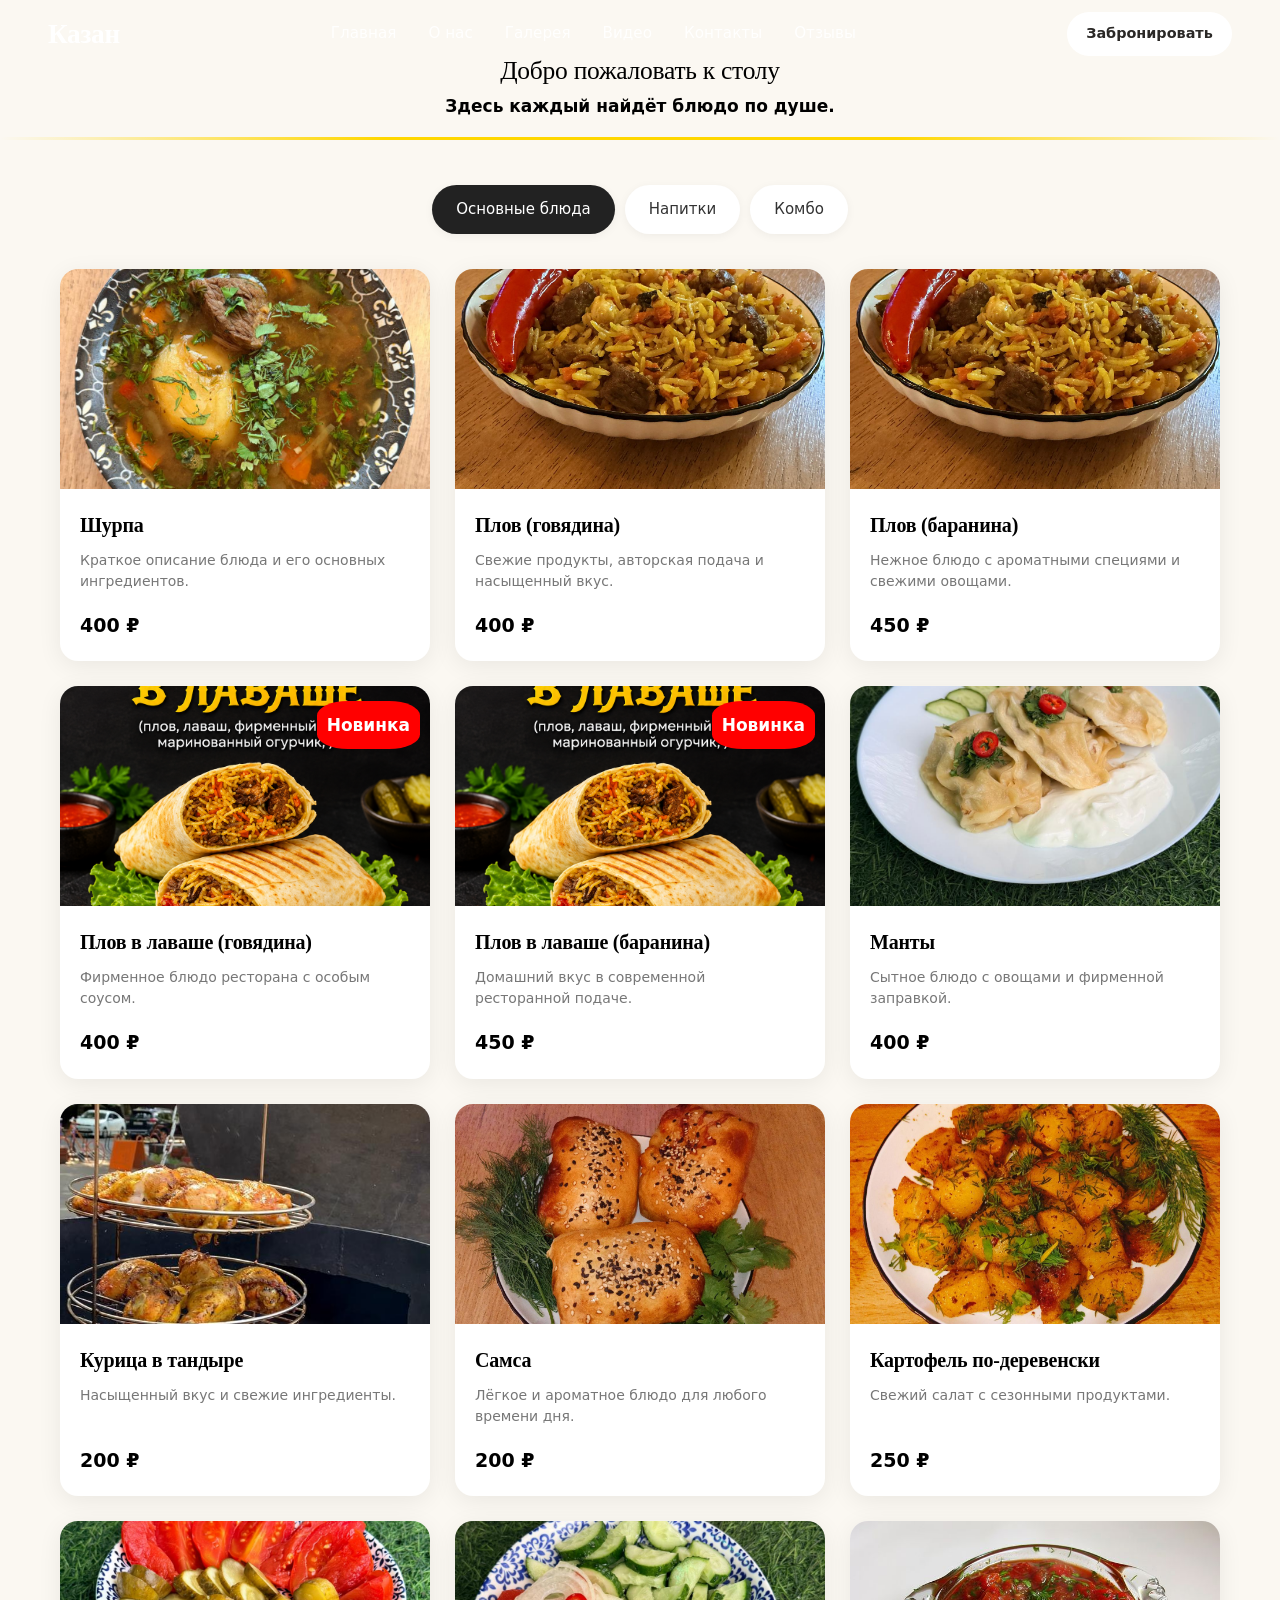
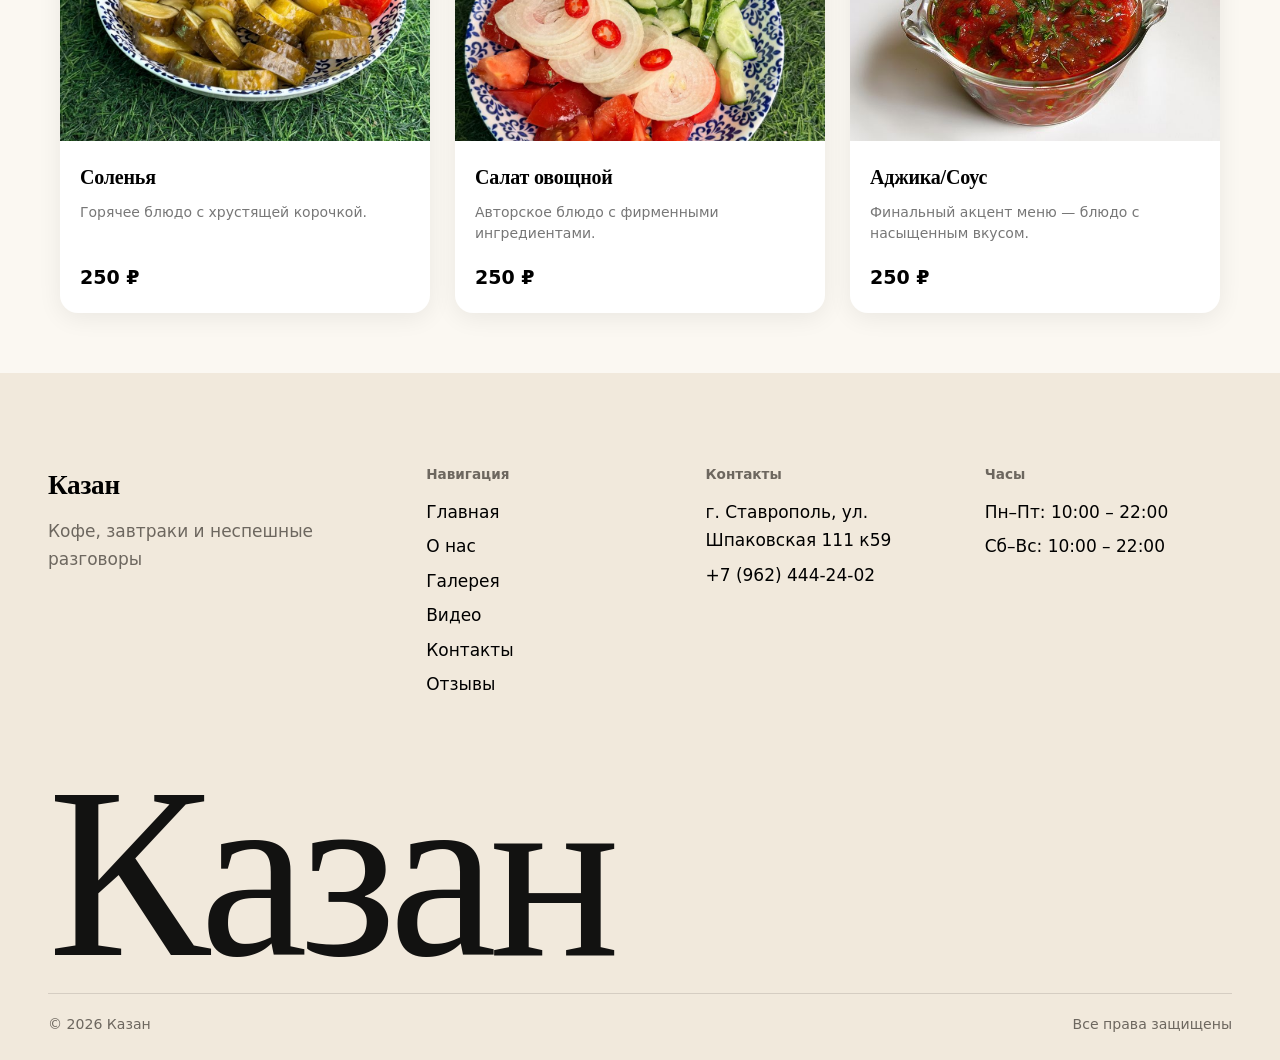
<file: menu.html>
<!DOCTYPE html>
<html lang="ru">
<head>
  <meta charset="UTF-8">
  <meta name="viewport" content="width=device-width, initial-scale=1.0">

  <title>Меню</title>

  <link rel="stylesheet" href="style.css">
</head>

<body>

  <header class="hdr" id="hdr">
    <div class="wrap in">
      <a href="#top" class="logo" id="logo" aria-label="На главную">Казан</a>

      <nav class="nav" id="nav" aria-label="Основная навигация">
        <a href="index.html">Главная</a>
        <a href="index.html#about">О нас</a>
        <a href="index.html#gallery">Галерея</a>
        <a href="index.html#video">Видео</a>
        <a href="index.html#contacts">Контакты</a>
        <a href="index.html#rating">Отзывы</a>
      </nav>

      <a href="#booking" class="btn btn-fill">Забронировать</a>

      <button class="burger" id="burger" aria-label="Открыть меню" aria-expanded="false">
        <span></span>
      </button>
    </div>
  </header>

  <div class="panel" id="panel">
    <nav id="pnav" aria-label="Мобильная навигация">
      <a href="index.html#top" data-close>Главная</a>
      <a href="index.html#about" data-close>О нас</a>
      <a href="index.html#gallery" data-close>Галерея</a>
      <a href="index.html#video" data-close>Видео</a>
      <a href="index.html#contacts" data-close>Контакты</a>
      <a href="index.html#rating" data-close>Отзывы</a>
    </nav>
    <a href="#booking" class="btn btn-fill" data-close>Забронировать столик</a>
  </div>

  <section class="menu-hero">
    <div class="menu-text">
        <h1>Добро пожаловать к столу</h1>
        <p>Здесь каждый найдёт блюдо по душе.</p>
    </div>
  </section>
  <!-- Категории -->

  <nav class="categories">

    <button class="category-btn active" data-section="main">
      Основные блюда
    </button>

    <button class="category-btn" data-section="drinks">
      Напитки
    </button>

    <button class="category-btn" data-section="third">
      Комбо
    </button>

  </nav>


  <!-- ========================= -->
  <!-- ОСНОВНЫЕ БЛЮДА -->
  <!-- ========================= -->

  <main id="main" class="menu-section active">

    <article class="card">

      <img
        class="card-image"
        src="image/blyud+kombo/shurpa.jpeg"
        alt="Блюдо №1"
      >

      <div class="card-content">

        <h2 class="card-title">Шурпа</h2>

        <p class="card-description">
          Краткое описание блюда и его основных ингредиентов.
        </p>

        <div class="card-bottom">
          <span class="price">400 ₽</span>
        </div>

      </div>

    </article>


    <article class="card">

      <img
        class="card-image"
        src="image/blyud+kombo/plov-g,b.jpeg"
        alt="Блюдо №2"
      >

      <div class="card-content">

        <h2 class="card-title">Плов (говядина)</h2>

        <p class="card-description">
          Свежие продукты, авторская подача и насыщенный вкус.
        </p>

        <div class="card-bottom">
          <span class="price">400 ₽</span>
        </div>

      </div>

    </article>


    <article class="card">

      <img
        class="card-image"
        src="image/blyud+kombo/plov-g,b.jpeg"
        alt="Блюдо №3"
      >

      <div class="card-content">

        <h2 class="card-title">Плов (баранина)</h2>

        <p class="card-description">
          Нежное блюдо с ароматными специями и свежими овощами.
        </p>

        <div class="card-bottom">
          <span class="price">450 ₽</span>
        </div>

      </div>

    </article>


    <article class="card">

        <div class="badge">Новинка</div>

      <img
        class="card-image"
        src="image/blyud+kombo/plov-lavash(n).png"
        alt="Блюдо №4"
      >

      <div class="card-content">

        <h2 class="card-title">Плов в лаваше (говядина)</h2>

        <p class="card-description">
          Фирменное блюдо ресторана с особым соусом.
        </p>

        <div class="card-bottom">
          <span class="price">400 ₽</span>
        </div>

      </div>

    </article>


    <article class="card">

        <div class="badge">Новинка</div>

      <img
        class="card-image"
        src="image/blyud+kombo/plov-lavash(n).png"
        alt="Блюдо №5"
      >

      <div class="card-content">

        <h2 class="card-title">Плов в лаваше (баранина)</h2>

        <p class="card-description">
          Домашний вкус в современной ресторанной подаче.
        </p>

        <div class="card-bottom">
          <span class="price">450 ₽</span>
        </div>

      </div>

    </article>


    <article class="card">

      <img
        class="card-image"
        src="image/blyud+kombo/manti.jpeg"
        alt="Блюдо №6"
      >

      <div class="card-content">

        <h2 class="card-title">Манты</h2>

        <p class="card-description">
          Сытное блюдо с овощами и фирменной заправкой.
        </p>

        <div class="card-bottom">
          <span class="price">400 ₽</span>
        </div>

      </div>

    </article>


    <article class="card">

      <img
        class="card-image"
        src="image/blyud+kombo/kurica-v-tandire.jpeg"
        alt="Блюдо №7"
      >

      <div class="card-content">

        <h2 class="card-title">Курица в тандыре</h2>

        <p class="card-description">
          Насыщенный вкус и свежие ингредиенты.
        </p>

        <div class="card-bottom">
          <span class="price">200 ₽</span>
        </div>

      </div>

    </article>


    <article class="card">

      <img
        class="card-image"
        src="image/blyud+kombo/samsa.jpeg"
        alt="Блюдо №8"
      >

      <div class="card-content">

        <h2 class="card-title">Самса</h2>

        <p class="card-description">
          Лёгкое и ароматное блюдо для любого времени дня.
        </p>

        <div class="card-bottom">
          <span class="price">200 ₽</span>
        </div>

      </div>

    </article>


    <article class="card">

      <img
        class="card-image"
        src="image/blyud+kombo/kartoshka.jpeg"
        alt="Блюдо №9"
      >

      <div class="card-content">

        <h2 class="card-title">Картофель по-деревенски</h2>

        <p class="card-description">
          Свежий салат с сезонными продуктами.
        </p>

        <div class="card-bottom">
          <span class="price">250 ₽</span>
        </div>

      </div>

    </article>


    <article class="card">

      <img
        class="card-image"
        src="image/blyud+kombo/solone.jpeg"
        alt="Блюдо №10"
      >

      <div class="card-content">

        <h2 class="card-title">Соленья</h2>

        <p class="card-description">
          Горячее блюдо с хрустящей корочкой.
        </p>

        <div class="card-bottom">
          <span class="price">250 ₽</span>
        </div>

      </div>

    </article>


    <article class="card">

      <img
        class="card-image"
        src="image/blyud+kombo/salat.jpeg"
        alt="Блюдо №11"
      >

      <div class="card-content">

        <h2 class="card-title">Салат овощной</h2>

        <p class="card-description">
          Авторское блюдо с фирменными ингредиентами.
        </p>

        <div class="card-bottom">
          <span class="price">250 ₽</span>
        </div>

      </div>

    </article>


    <article class="card">

      <img
        class="card-image"
        src="image/blyud+kombo/adjika-sous.jpg"
        alt="Блюдо №12"
      >

      <div class="card-content">

        <h2 class="card-title">Аджика/Соус</h2>

        <p class="card-description">
          Финальный акцент меню — блюдо с насыщенным вкусом.
        </p>

        <div class="card-bottom">
          <span class="price">250 ₽</span>
        </div>

      </div>

    </article>

  </main>


  <!-- ========================= -->
  <!-- НАПИТКИ -->
  <!-- ========================= -->

  <main id="drinks" class="menu-section drinks">

    <article class="card">

      <div class="card-content">

        <h2 class="card-title">Напитки Добрый (0,3л/0,5л)</h2>

        <p class="card-description">
          Домашний освежающий лимонад.
        </p>

        <div class="card-bottom">
          <span class="price">130/150 ₽</span>
          <span class="weight">0,3/0,5 л</span>
        </div>

      </div>

    </article>


    <article class="card">

      <div class="card-content">

        <h2 class="card-title">Burn</h2>

        <p class="card-description">
          Свежесваренный ароматный кофе.
        </p>

        <div class="card-bottom">
          <span class="price">250 ₽</span>
          <span class="weight">0,449 л</span>
        </div>

      </div>

    </article>


    <article class="card">

      <div class="card-content">

        <h2 class="card-title">RICH Спритц красный апельсин</h2>

        <p class="card-description">
          Ароматный чай на выбор.
        </p>

        <div class="card-bottom">
          <span class="price">₽</span>
          <span class="weight">0,33 л</span>
        </div>

      </div>

    </article>


    <article class="card">

      <div class="card-content">

        <h2 class="card-title">RICH TEA</h2>

        <p class="card-description">
          Газированная или негазированная.
        </p>

        <div class="card-bottom">
          <span class="price">₽</span>
          <span class="weight">0,5 л</span>
        </div>

      </div>

    </article>


    <article class="card">

      <div class="card-content">

        <h2 class="card-title">Соки и нектары добрый</h2>

        <p class="card-description">
          Натуральный сок из апельсинов.
        </p>

        <div class="card-bottom">
          <span class="price">150 ₽</span>
          <span class="weight">0,3 л</span>
        </div>

      </div>

    </article>


    <article class="card">

      <div class="card-content">

        <h2 class="card-title">PULPY</h2>

        <p class="card-description">
          Освежающий холодный чай.
        </p>

        <div class="card-bottom">
          <span class="price">₽</span>
          <span class="weight">0,45 л</span>
        </div>

      </div>

    </article>

  </main>


  <!-- ========================= -->
  <!-- ТРЕТИЙ РАЗДЕЛ -->
  <!-- ========================= -->

  <main id="third" class="menu-section">

    <article class="card">

      <img
        class="card-image"
        src="image/blyud+kombo/samsa-kombo.PNG"
        alt="Позиция №1"
      >

      <div class="card-content">

        <h2 class="card-title">Самса +напитки добрый 0,5л</h2>

        <p class="card-description">
          Так вкусно вместе !
        </p>

        <div class="card-bottom">
          <span class="price">320 ₽</span>
        </div>

      </div>

    </article>


    <article class="card">

      <img
        class="card-image"
        src="image/blyud+kombo/plov-kombo.PNG"
        alt="Позиция №2"
      >

      <div class="card-content">

        <h2 class="card-title">Плов в лаваше +напитки добрый 0,5л</h2>

        <p class="card-description">
          Так вкусно вместе !
        </p>

        <div class="card-bottom">
          <span class="price">500 ₽</span>
        </div>

      </div>

    </article>

  </main>


  <footer id="footer">
    <div class="wrap">
      <div class="f-top">
        <div>
          <a class="logo" href="#top">Казан</a>
          <p class="mute" style="margin-top:.6rem;max-width:30ch">
            Кофе, завтраки и неспешные разговоры
          </p>
        </div>

        <div>
          <h4>Навигация</h4>
          <ul>
            <li><a href="index.html#top">Главная</a></li>
            <li><a href="index.html#about">О нас</a></li>
            <li><a href="index.html#gallery">Галерея</a></li>
            <li><a href="index.html#video">Видео</a></li>
            <li><a href="index.html#contacts">Контакты</a></li>
            <li><a href="index.html#rating">Отзывы</a></li>
          </ul>
        </div>

        <div>
          <h4>Контакты</h4>
          <ul>
            <li>г. Ставрополь, ул. Шпаковская  111 к59</li>
            <li><a href="tel:+79624442402">+7 (962) 444-24-02</a></li>
          </ul>
        </div>

        <div>
          <h4>Часы</h4>
          <ul>
            <li>Пн–Пт: 10:00 – 22:00</li>
            <li>Сб–Вс: 10:00 – 22:00</li>
          </ul>
        </div>
      </div>

      <div class="f-big" aria-hidden="true">Казан</div>

      <div class="f-bot">
        <span>© 2026 Казан</span>
        <span>Все права защищены</span>
      </div>
    </div>
  </footer>


  <script src="script.js"></script>

</body>
</html>
</file>
<file: style.css>
:root {
  --bg: #fbf8f2;
  --bg2: #f1e9dc;
  --card: #fffdf9;
  --ink: #2a2826;
  --mute: #6d675f;
  --acc: #556238;
  --acc-ink: #ffffff;
  --line: rgba(42, 40, 38, .14);

  --serif: "Cormorant Garamond", "Iowan Old Style", Georgia, "Times New Roman", serif;
  --sans: "Manrope", system-ui, -apple-system, "Segoe UI", Roboto, Arial, sans-serif;

  --r-lg: 28px;
  --r-md: 18px;
  --r-sm: 12px;

  --pad: clamp(1.1rem, 4vw, 3rem);
  --max: 1360px;
}

* {
  box-sizing: border-box;
  margin: 0;
  padding: 0;
}



html {
  scroll-behavior: smooth;
  scroll-padding-top: 76px;
  -webkit-text-size-adjust: 100%
}

html,
body {
  height: auto;
  overflow-x: hidden;
}

body {
  background: var(--bg);
  font: 400 1.0625rem/1.65 var(--sans);
  overflow-x: hidden;
  -webkit-font-smoothing: antialiased
}

img,
video {
  display: block;
  max-width: 100%
}

a {
  color: inherit;
  text-decoration: none
}

button {
  font: inherit;
  color: inherit;
  background: none;
  border: 0;
  cursor: pointer
}

:focus-visible {
  outline: 2px solid var(--acc);
  outline-offset: 3px;
  border-radius: 6px
}

.wrap {
  width: 100%;
  max-width: var(--max);
  margin-inline: auto;
  padding-inline: var(--pad);
}

section {
  padding-block: clamp(4.5rem, 10vw, 9rem)
}

h1,
h2,
h3 {
  font-family: var(--serif);
  font-weight: 500;
  letter-spacing: -.01em
}

.h2 {
  font-size: clamp(2.5rem, 6.2vw, 5rem);
  line-height: .98;
  text-wrap: balance
}

.lead {
  font-family: var(--serif);
  font-size: clamp(1.5rem, 2.6vw, 2.25rem);
  line-height: 1.22;
  text-wrap: pretty
}

.mute {
  color: var(--mute);
}

.sr {
  position: absolute;
  width: 1px;
  height: 1px;
  overflow: hidden;
  clip: rect(0 0 0 0);
}

/* buttons */
.btn {
  display: inline-flex;
  align-items: center;
  justify-content: center;
  gap: .5rem;
  min-height: 52px;
  padding: 0 1.6rem;
  border-radius: 999px;
  font-weight: 600;
  font-size: .98rem;
  transition: transform .25s, background .25s, color .25s, border-color .25s
}

.btn-fill {
  background: var(--acc);
  color: var(--acc-ink)
}

.btn-fill:hover {
  transform: translateY(-2px)
}

.btn-line {
  border: 1.5px solid currentColor
}

.btn-line:hover {
  background: var(--ink);
  color: var(--bg);
  border-color: var(--ink)
}

.btn-light {
  background: #fff;
  color: #2a2826
}

.btn-ghost {
  border: 1.5px solid rgba(255, 255, 255, .7);
  color: #fff
}

.btn-ghost:hover {
  background: rgba(255, 255, 255, .16)
}

.btn-light:hover {
  transform: translateY(-2px)
}

/* header */
.hdr {
  position: fixed;
  inset: 0 0 auto 0;
  z-index: 50;
  padding-top: env(safe-area-inset-top, 0px);
  color: #fff;
  transition: background .35s, color .35s, box-shadow .35s
}

.hdr.solid {
  background: rgba(251, 248, 242, 0.92);
  backdrop-filter: blur(14px);
  -webkit-backdrop-filter: blur(14px);
  color: #2a2826;
  box-shadow: 0 1px 0 rgba(42, 40, 38, 0.14);
}

.hdr .in {
  display: flex;
  align-items: center;
  justify-content: space-between;
  height: 68px
}

.logo {
  font-family: var(--serif);
  font-size: 1.7rem;
  font-weight: 600;
  letter-spacing: -.01em;
}

.nav {
  display: flex;
  gap: 2rem;
  font-size: .95rem;
  font-weight: 500
}

.nav a {
  position: relative;
  padding: .4rem 0;
  opacity: .92
}

.nav a::after {
  content: "";
  position: absolute;
  left: 0;
  right: 0;
  bottom: 0;
  height: 1.5px;
  background: currentColor;
  transform: scaleX(0);
  transform-origin: left;
  transition: transform .3s
}

.nav a:hover::after,
.nav a.on::after {
  transform: scaleX(1)
}

.hdr .btn {
  min-height: 44px;
  padding: 0 1.2rem;
  font-size: .9rem
}

.hdr:not(.solid) .btn-fill {
  background: #fff;
  color: #2a2826
}

.burger {
  display: none;
  width: 48px;
  height: 48px;
  border-radius: 50%;
  place-items: center
}

.burger span {
  display: block;
  width: 22px;
  height: 1.5px;
  background: currentColor;
  position: relative;
  transition: .3s
}

.burger span::before,
.burger span::after {
  content: "";
  position: absolute;
  left: 0;
  width: 22px;
  height: 1.5px;
  background: currentColor;
  transition: .3s
}

.burger span::before {
  top: -7px
}

.burger span::after {
  top: 7px
}

.menu-open .burger span {
  background: transparent
}

.menu-open .burger span::before {
  top: 0;
  transform: rotate(45deg)
}

.menu-open .burger span::after {
  top: 0;
  transform: rotate(-45deg)
}

.panel {
  position: fixed;
  inset: 0;
  z-index: 40;
  background: var(--bg);
  color: var(--ink);
  padding: calc(90px + env(safe-area-inset-top, 0px)) var(--pad) calc(2rem + env(safe-area-inset-bottom, 0px));
  display: flex;
  flex-direction: column;
  justify-content: space-between;
  transform: translateY(-100%);
  visibility: hidden;
  transition: transform .5s cubic-bezier(.7, 0, .2, 1), visibility 0s .5s
}

.menu-open .panel {
  transform: none;
  visibility: visible;
  transition: transform .5s cubic-bezier(.7, 0, .2, 1)
}

.menu-open .hdr {
  background: transparent;
  color: var(--ink);
  box-shadow: none;
  backdrop-filter: none
}

.panel nav {
  display: flex;
  flex-direction: column
}

.panel nav a {
  font-family: var(--serif);
  font-size: clamp(2.4rem, 11vw, 3.4rem);
  line-height: 1.15;
  padding: .35rem 0;
  border-bottom: 1px solid var(--line)
}

.panel .btn {
  width: 100%
}

@media(max-width:940px) {

  .nav,
  .hdr .btn {
    display: none
  }

  .burger {
    display: grid
  }
}

/* hero */
.hero {
  position: relative;
  height: 100vh;
  height: 100svh;
  min-height: 560px;
  padding: 0;
  color: #fff;
  overflow: hidden;
  background: #3a2f27
}

.hero-media,
.hero video {
  position: absolute;
  inset: 0;
  width: 100%;
  height: 100%;
  object-fit: cover
}

.hero-fb {
  background:
    radial-gradient(60% 50% at 25% 30%, #d9b98a 0, transparent 70%),
    radial-gradient(50% 55% at 78% 65%, #8b9a5b 0, transparent 70%),
    radial-gradient(45% 40% at 60% 15%, #f0cdb5 0, transparent 70%), #4a3a2c;
  background-size: 140% 140%;
  animation: drift 22s ease-in-out infinite alternate
}

@keyframes drift {
  from {
    background-position: 0% 30%
  }

  to {
    background-position: 100% 70%
  }
}

.hero::after {
  content: "";
  position: absolute;
  inset: 0;
  background: linear-gradient(180deg, rgba(20, 15, 10, .35) 0, rgba(20, 15, 10, 0) 30%, rgba(20, 15, 10, .15) 55%, rgba(20, 15, 10, .72) 100%)
}

.hero-c {
  position: absolute;
  z-index: 2;
  left: 0;
  right: 0;
  bottom: 0;
  padding-bottom: calc(clamp(2rem, 6vh, 4rem) + env(safe-area-inset-bottom, 0px))
}

.hero h1 {
  font-size: clamp(3.6rem, 13.5vw, 11.5rem);
  line-height: .86;
  font-weight: 500;
  letter-spacing: -.03em;
  max-width: 12ch;
  text-wrap: balance
}

.hero p {
  font-family: var(--serif);
  font-size: clamp(1.35rem, 2.6vw, 2.1rem);
  margin: 1.1rem 0 1.8rem;
  max-width: 26ch;
  line-height: 1.15;
  opacity: .94
}

.hero .cta {
  display: flex;
  gap: .8rem;
  flex-wrap: wrap
}

.hero .cue {
  position: absolute;
  z-index: 2;
  right: var(--pad);
  bottom: calc(clamp(2rem, 6vh, 4rem) + env(safe-area-inset-bottom, 0px));
  width: 1.5px;
  height: 64px;
  background: linear-gradient(#fff, transparent);
  opacity: .8
}

.rise {
  opacity: 0;
  transform: translateY(28px);
  animation: rise 1.1s cubic-bezier(.2, .7, .2, 1) forwards
}

.rise:nth-child(2) {
  animation-delay: .18s
}

.rise:nth-child(3) {
  animation-delay: .34s
}

@keyframes rise {
  to {
    opacity: 1;
    transform: none
  }
}

@media(max-width:600px) {
  .hero .cue {
    display: none
  }

  .hero .cta .btn {
    flex: 1 1 100%
  }
}

/* images */
.ph {
  position: relative;
  overflow: hidden;
  border-radius: var(--r-lg);
  background: var(--bg2)
}

.ph img {
  width: 100%;
  height: 100%;
  object-fit: cover;
  transition: transform 1.2s cubic-bezier(.2, .7, .2, 1)
}

.ph:hover img {
  transform: scale(1.05)
}

[data-r] {
  transition: opacity .9s ease, transform .9s cubic-bezier(.2, .7, .2, 1)
}

.js [data-r] {
  opacity: 0;
  transform: translateY(22px)
}

.js [data-r].in {
  opacity: 1;
  transform: none
}

/* about */
.about {
  display: grid;
  grid-template-columns: 1.05fr .95fr;
  gap: clamp(2rem, 6vw, 6rem);
  align-items: center
}

.about .txt>*+* {
  margin-top: 1.6rem
}

.about .lead {
  margin-top: 1.4rem
}

.about-img {
  position: relative;
  padding-bottom: 12%
}

.about-img .a {
  aspect-ratio: 4/5
}

.about-img .b {
  position: absolute;
  width: 46%;
  aspect-ratio: 1;
  left: -9%;
  bottom: 0;
  border: 8px solid var(--bg);
  border-radius: var(--r-lg)
}

.facts {
  display: grid;
  grid-template-columns: repeat(3, 1fr);
  gap: 1.4rem;
  margin-top: clamp(3rem, 7vw, 5.5rem);
  padding-top: 2rem;
  border-top: 1px solid var(--line)
}

.facts dt {
  font-family: var(--serif);
  font-size: clamp(1.6rem, 3vw, 2.4rem);
  line-height: 1.05
}

.facts dd {
  color: var(--mute);
  font-size: .95rem;
  margin-top: .4rem
}

@media(max-width:860px) {
  .about {
    grid-template-columns: 1fr
  }

  .about-img {
    order: -1;
    margin-inline: auto;
    width: min(100%, 520px)
  }

  .about-img .b {
    left: -3%
  }

  .facts {
    grid-template-columns: 1fr;
    gap: 1.6rem
  }
}

/* atmosphere */
.atmo {
  background: var(--bg2)
}

.atmo-grid {
  display: grid;
  grid-template-columns: repeat(12, 1fr);
  grid-auto-rows: clamp(150px, 19vw, 270px);
  gap: clamp(.7rem, 1.6vw, 1.3rem);
  margin-top: clamp(2rem, 5vw, 4rem)
}

.atmo-grid .ph {
  border-radius: var(--r-lg)
}

.g1 {
  grid-column: 1/8;
  grid-row: 1/3
}

.g2 {
  grid-column: 8/13;
  grid-row: 1/2
}

.g3 {
  grid-column: 8/11;
  grid-row: 2/4
}

.g4 {
  grid-column: 11/13;
  grid-row: 2/3
}

.g5 {
  grid-column: 1/5;
  grid-row: 3/4
}

.g6 {
  grid-column: 5/8;
  grid-row: 3/4
}

.atmo-head {
  display: flex;
  justify-content: space-between;
  align-items: end;
  gap: 2rem;
  flex-wrap: wrap
}

.atmo-head p {
  max-width: 34ch
}

@media(max-width:760px) {
  .atmo-grid {
    grid-template-columns: repeat(2, 1fr);
    grid-auto-rows: 44vw
  }

  .g1 {
    grid-column: 1/3;
    grid-row: auto/span 2
  }

  .g2,
  .g3,
  .g4,
  .g5,
  .g6 {
    grid-column: auto;
    grid-row: auto
  }

  .g3 {
    grid-row: auto/span 2
  }
}

/* head row */
.sec-head {
  display: flex;
  justify-content: space-between;
  align-items: end;
  gap: 1.5rem;
  flex-wrap: wrap;
  margin-bottom: clamp(2rem, 5vw, 3.6rem)
}

/* popular */
.pop {
  display: grid;
  grid-template-columns: repeat(4, 1fr);
  gap: clamp(.9rem, 2vw, 1.6rem);
  align-items: start
}

.pop article:nth-child(even) {
  margin-top: clamp(1.5rem, 4vw, 3.5rem)
}

.pop .ph {
  aspect-ratio: 4/5
}

.pop h3 {
  font-size: 1.7rem;
  margin-top: 1rem;
  line-height: 1.1
}

.pop p {
  color: var(--mute);
  font-size: .95rem;
  margin-top: .25rem
}

.pop .price {
  font-weight: 700;
  margin-top: .5rem;
  font-size: 1rem
}

@media(max-width:900px) {
  .pop {
    grid-template-columns: repeat(2, 1fr)
  }
}

/* team */
.team {
  background: var(--bg2)
}

.team-row {
  display: grid;
  grid-template-columns: repeat(4, 1fr);
  gap: clamp(.9rem, 2vw, 1.6rem);
  align-items: start
}

.team-row article:nth-child(2) {
  margin-top: 3rem
}

.team-row article:nth-child(3) {
  margin-top: 1.2rem
}

.team-row article:nth-child(4) {
  margin-top: 4rem
}

.team .ph {
  aspect-ratio: 3/4
}

.team h3 {
  font-size: 1.6rem;
  margin-top: .9rem;
  line-height: 1.1
}

.team p {
  color: var(--mute);
  font-size: .92rem
}

@media(max-width:860px) {
  .team-row {
    display: flex;
    overflow-x: auto;
    scroll-snap-type: x mandatory;
    gap: 1rem;
    margin-inline: calc(var(--pad)*-1);
    padding-inline: var(--pad);
    scrollbar-width: none
  }

  .team-row::-webkit-scrollbar {
    display: none
  }

  .team-row article {
    flex: 0 0 72%;
    scroll-snap-align: start;
    margin-top: 0 !important
  }
}

.header {
  text-align: center;
  padding: 45px 20px 25px;
}

.restaurant-name {
  font-size: 36px;
  font-weight: 700;
  margin-bottom: 10px;
}

.subtitle {
  color: #777;
  font-size: 16px;
}


/* ========================= */
/* КАТЕГОРИИ */
/* ========================= */

.categories {
  display: flex;
  justify-content: center;
  gap: 10px;
  padding: 15px 20px 35px;
  flex-wrap: wrap;
}

.category-btn {
  border: none;
  background: #fff;
  color: #333;

  padding: 12px 24px;

  border-radius: 30px;

  cursor: pointer;

  font-size: 15px;

  transition: 0.25s;

  box-shadow: 0 2px 10px rgba(0, 0, 0, 0.05);
}

.category-btn:hover {
  transform: translateY(-2px);
}

.category-btn.active {
  background: #222;
  color: #fff;
}


/* ========================= */
/* МЕНЮ */
/* ========================= */

.menu-section {
  display: none;

  max-width: 1200px;

  margin: 0 auto;

  padding: 0 20px 60px;
}

.menu-section.active {
  display: grid;

  grid-template-columns: repeat(3, 1fr);

  gap: 25px;
}


/* ========================= */
/* КАРТОЧКА */
/* ========================= */

.card {
  position: relative;
  background: #fff;

  border-radius: 18px;

  overflow: hidden;

  box-shadow:
    0 5px 25px rgba(0, 0, 0, 0.07);

  transition:
    transform 0.3s,
    box-shadow 0.3s;
}

.badge {
  position: absolute;
  top: 10px;
  right: 10px;
  color: white;
  background-color: red;
  border-radius: 30%;
  padding: 10px;
  margin: 5px auto;
  font-weight: 900;
}


/* ========================= */
/* ФОТО */
/* ========================= */

.card-image {
  width: 100%;

  height: 220px;

  object-fit: cover;

  display: block;
}


/* ========================= */
/* СОДЕРЖИМОЕ */
/* ========================= */

.card-content {
  padding: 20px;
}

.card-title {
  font-size: 20px;

  font-weight: 700;

  margin-bottom: 8px;
}

.card-description {
  color: #777;

  line-height: 1.5;

  font-size: 14px;

  min-height: 42px;

  margin-bottom: 18px;
}


/* ========================= */
/* ЦЕНА */
/* ========================= */

.card-bottom {
  display: flex;

  justify-content: space-between;

  align-items: center;
}

.price {
  font-size: 19px;

  font-weight: 700;
}

.weight {
  color: #999;

  font-size: 13px;
}


/* ========================= */
/* НАПИТКИ */
/* ========================= */

.drinks .card-image {
  height: 180px;
}


/* ========================= */
/* FOOTER */
/* ========================= */

.footer {
  text-align: center;

  padding: 30px 20px;

  color: #888;

  font-size: 14px;
}


/* ========================= */
/* ПЛАНШЕТ */
/* ========================= */

@media (max-width: 900px) {

  .menu-section.active {
    grid-template-columns: repeat(2, 1fr);
  }

}


/* ========================= */
/* ТЕЛЕФОН */
/* ========================= */

@media (max-width: 600px) {

  .header {
    padding-top: 30px;
  }

  .restaurant-name {
    font-size: 28px;
  }

  .categories {
    justify-content: flex-start;

    overflow-x: auto;

    flex-wrap: nowrap;

    padding-left: 15px;
    padding-right: 15px;
  }

  .category-btn {
    white-space: nowrap;
  }

  .menu-section.active {
    grid-template-columns: 1fr;

    padding-left: 15px;
    padding-right: 15px;
  }

  .card-image {
    height: 230px;
  }

}

/* gallery */
.gal {
  columns: 4;
  column-gap: clamp(.6rem, 1.4vw, 1.1rem)
}

.gal button {
  display: block;
  width: 100%;
  margin-bottom: clamp(.6rem, 1.4vw, 1.1rem);
  break-inside: avoid;
  border-radius: var(--r-md);
  overflow: hidden;
  position: relative
}

.gal img {
  width: 100%;
  height: auto;
  transition: transform 1s cubic-bezier(.2, .7, .2, 1), filter .5s
}

.gal button:hover img {
  transform: scale(1.05)
}

.gal button::after {
  content: "";
  position: absolute;
  inset: 0;
  background: rgba(20, 15, 10, .0);
  transition: .4s
}

.gal button:hover::after {
  background: rgba(20, 15, 10, .14)
}

@media(max-width:1000px) {
  .gal {
    columns: 3
  }
}

@media(max-width:640px) {
  .gal {
    columns: 2
  }
}

/* videos */
.vgrid {
  display: grid;
  grid-template-columns: repeat(12, 1fr);
  gap: clamp(.8rem, 1.6vw, 1.3rem)
}

.vc {
  position: relative;
  border-radius: var(--r-lg);
  overflow: hidden;
  color: #fff;
  text-align: left;
  min-height: 220px
}

.vc .ph {
  position: absolute;
  inset: 0;
  border-radius: 0
}

.vc::after {
  content: "";
  position: absolute;
  inset: 0;
  background: linear-gradient(180deg, transparent 45%, rgba(20, 15, 10, .7))
}

.vc .meta {
  position: absolute;
  z-index: 2;
  left: 1.3rem;
  right: 1.3rem;
  bottom: 1.2rem
}

.vc h3 {
  font-size: clamp(1.5rem, 2.4vw, 2.2rem);
  line-height: 1.05
}

.vc small {
  font-size: .85rem;
  opacity: .85
}

.play {
  position: absolute;
  z-index: 2;
  top: 1.2rem;
  right: 1.2rem;
  width: 56px;
  height: 56px;
  border-radius: 50%;
  background: rgba(255, 255, 255, .9);
  display: grid;
  place-items: center;
  transition: transform .3s
}

.play::before {
  content: "";
  margin-left: 4px;
  border-left: 15px solid #2a2826;
  border-block: 9px solid transparent
}

.vc:hover .play {
  transform: scale(1.1)
}

.v-wide {
  grid-column: span 8;
  aspect-ratio: 16/9
}

.v-mid {
  grid-column: span 6;
  aspect-ratio: 16/9
}

.v-wide {
  grid-column: span 2
}

@media(max-width:860px) {

  .v-wide,
  .v-mid {
    grid-column: span 12
  }

  .vc .meta {
    left: 1rem;
    right: 1rem
  }
}

.rating-section {
  max-width: 1100px;
  margin: 100px auto;
  padding: 0 20px;
}

.reviews-header {
  text-align: center;
  margin-bottom: 45px;
}

.reviews-label {
  display: inline-block;
  margin-bottom: 12px;
  font-size: 12px;
  font-weight: 700;
  letter-spacing: 3px;
  color: #a17c45;
}

.reviews-header h2 {
  margin: 0;
  font-size: 38px;
  font-weight: 600;
}

.reviews-header p {
  margin-top: 12px;
  color: #777;
  font-size: 16px;
}

.reviews-grid {
  display: grid;
  grid-template-columns: repeat(3, 1fr);
  gap: 22px;
}

.review {
  padding: 28px;
  background: #fff;
  border: 1px solid #eee;
  border-radius: 20px;
  box-shadow: 0 10px 30px rgba(0, 0, 0, 0.05);
  transition: transform 0.3s ease, box-shadow 0.3s ease;
}

.review:hover {
  transform: translateY(-6px);
  box-shadow: 0 18px 40px rgba(0, 0, 0, 0.09);
}

.review-top {
  display: flex;
  align-items: center;
  gap: 12px;
}

.avatar {
  width: 48px;
  height: 48px;
  display: flex;
  align-items: center;
  justify-content: center;
  border-radius: 50%;
  background: #f0e7da;
  color: #8a6538;
  font-size: 18px;
  font-weight: 600;
}

.review-info {
  flex: 1;
}

.review-info h3 {
  margin: 0;
  font-size: 16px;
}

.review-info span {
  display: block;
  margin-top: 3px;
  font-size: 12px;
  color: #999;
}

.rating {
  color: #d4a24c;
  font-size: 14px;
  letter-spacing: 2px;
}

.text-otziv {
  margin: 22px 0;
  color: #555;
  font-size: 15px;
  line-height: 1.7;
}

.review-date {
  font-size: 12px;
  color: #aaa;
}

/* Адаптация для телефона */
@media (max-width: 800px) {
  .reviews-grid {
    grid-template-columns: 1fr;
  }

  .reviews-header h2 {
    font-size: 30px;
  }
}

/* booking */
.book {
  background: var(--acc);
  color: var(--acc-ink)
}

.book-in {
  display: grid;
  grid-template-columns: 1fr 1fr;
  gap: clamp(2rem, 6vw, 6rem);
  align-items: center
}

.book p {
  opacity: .88;
  max-width: 36ch;
  margin-top: 1rem
}

.form {
  display: grid;
  grid-template-columns: 1fr 1fr;
  gap: .8rem
}

.form label {
  display: grid;
  gap: .35rem;
  font-size: .85rem;
  font-weight: 600
}

.form .full {
  grid-column: 1/-1
}

.form input,
.form select {
  width: 100%;
  min-height: 52px;
  padding: 0 1rem;
  border-radius: var(--r-sm);
  border: 1.5px solid rgba(255, 255, 255, .35);
  background: rgba(255, 255, 255, .12);
  color: inherit;
  font: inherit;
  color-scheme: dark
}

.form input::placeholder {
  color: rgba(255, 255, 255, .65)
}

.form option {
  color: #222
}

.form .btn {
  background: #fff;
  color: #2a2826;
  margin-top: .4rem
}

.note {
  grid-column: 1/-1;
  font-size: .9rem;
  min-height: 1.4em
}

@media(max-width:860px) {
  .book-in {
    grid-template-columns: 1fr
  }
}

@media(max-width:480px) {
  .form {
    grid-template-columns: 1fr
  }
}

/* contacts */
.cont {
  display: grid;
  grid-template-columns: .9fr 1.1fr;
  gap: clamp(2rem, 6vw, 6rem)
}

.cont dl {
  margin-top: 2rem;
  display: grid;
  gap: 1.4rem
}

.cont dt {
  font-size: .85rem;
  color: var(--mute);
  font-weight: 600
}

.cont dd {
  font-family: var(--serif);
  font-size: clamp(1.5rem, 2.4vw, 2rem);
  line-height: 1.2
}

.cont dd a {
  border-bottom: 1px solid var(--line)
}

.hrs {
  display: grid;
  grid-template-columns: auto 1fr;
  gap: .2rem 1.4rem;
  font-family: var(--sans);
  font-size: 1rem
}

.map {
  position: relative;
  min-height: 380px;
  border-radius: var(--r-lg);
  overflow: hidden;
  background: var(--bg2)
}

.map svg {
  position: absolute;
  inset: 0;
  width: 100%;
  height: 100%
}

.map .route {
  position: absolute;
  left: 1rem;
  right: 1rem;
  bottom: 1rem;
  display: flex;
  justify-content: space-between;
  align-items: center;
  gap: 1rem;
  background: var(--card);
  padding: .9rem 1rem .9rem 1.3rem;
  border-radius: var(--r-md);
  box-shadow: 0 8px 30px rgba(0, 0, 0, .1)
}

.map .route b {
  display: block;
  font-size: .95rem
}

.map .route .btn {
  min-height: 46px;
  flex: none
}

.soc {
  display: flex;
  gap: .6rem;
  flex-wrap: wrap
}

.soc a {
  padding: .55rem 1.1rem;
  border: 1.5px solid var(--line);
  border-radius: 999px;
  font-weight: 600;
  font-size: .92rem;
  transition: .25s
}

.soc a:hover {
  background: var(--ink);
  color: var(--bg)
}

@media(max-width:860px) {
  .cont {
    grid-template-columns: 1fr
  }

  .map {
    min-height: 340px
  }

  .map .route {
    flex-direction: column;
    align-items: stretch
  }
}

/* footer */
footer {
  background: var(--bg2);
  padding: clamp(3rem, 7vw, 6rem) 0 calc(1.5rem + env(safe-area-inset-bottom, 0px))
}

.f-top {
  display: grid;
  grid-template-columns: 1.4fr 1fr 1fr 1fr;
  gap: 2rem;
}

.f-top h4 {
  font-size: .85rem;
  color: var(--mute);
  font-weight: 600;
  margin-bottom: .8rem
}

.f-top ul {
  list-style: none;
  display: grid;
  gap: .4rem
}

.f-top a:hover {
  text-decoration: underline
}

.f-big {
  font-family: var(--serif);
  font-weight: 500;
  letter-spacing: -.03em;
  line-height: .85;
  font-size: clamp(4rem, 19vw, 17rem);
  margin: clamp(2rem, 6vw, 4.5rem) 0 1rem;
  white-space: nowrap;
  overflow: hidden;
  opacity: .92
}

.f-bot {
  display: flex;
  justify-content: space-between;
  gap: 1rem;
  flex-wrap: wrap;
  color: var(--mute);
  font-size: .88rem;
  border-top: 1px solid var(--line);
  padding-top: 1.2rem
}

@media(max-width:860px) {
  .f-top {
    grid-template-columns: 1fr 1fr
  }

  .f-top>:first-child {
    grid-column: 1/-1
  }
}

/* lightbox / video modal */
.lb {
  position: fixed;
  inset: 0;
  z-index: 100;
  background: rgba(18, 14, 10, .94);
  display: none;
  align-items: center;
  justify-content: center;
  padding: calc(64px + env(safe-area-inset-top, 0px)) 1rem calc(64px + env(safe-area-inset-bottom, 0px))
}

.lb.open {
  display: flex;
  animation: fadein .3s
}

.lb figure {
  max-width: min(1200px, 100%);
  max-height: 100%;
  display: grid;
  gap: .8rem;
  justify-items: center
}

.lb img,
.lb video {
  max-height: calc(100svh - 190px);
  max-width: 100%;
  width: auto;
  height: auto;
  border-radius: var(--r-md);
  object-fit: contain
}

.lb figcaption {
  color: #e9e2d6;
  font-size: .95rem;
  text-align: center
}

.lb .x,
.lb .pv,
.lb .nx {
  position: absolute;
  width: 52px;
  height: 52px;
  border-radius: 50%;
  background: rgba(255, 255, 255, .14);
  color: #fff;
  font-size: 1.5rem;
  display: grid;
  place-items: center;
  transition: background .25s
}

.lb .x:hover,
.lb .pv:hover,
.lb .nx:hover {
  background: rgba(255, 255, 255, .28)
}

.lb .x {
  top: calc(.8rem + env(safe-area-inset-top, 0px));
  right: .8rem
}

.lb .pv {
  left: .8rem;
  top: 50%;
  translate: 0 -50%
}

.lb .nx {
  right: .8rem;
  top: 50%;
  translate: 0 -50%
}

.lb .empty {
  color: #fff;
  padding: 2rem;
  text-align: center;
  max-width: 32ch;
  font-family: var(--serif);
  font-size: 1.6rem
}

@media(max-width:640px) {

  .lb .pv,
  .lb .nx {
    top: auto;
    bottom: calc(.8rem + env(safe-area-inset-bottom, 0px));
    translate: none
  }
}

@media(prefers-reduced-motion:reduce) {
  html {
    scroll-behavior: auto
  }

  *,
  *::before,
  *::after {
    animation-duration: .01ms !important;
    animation-iteration-count: 1 !important;
    transition-duration: .01ms !important
  }

  .js [data-r],
  .rise {
    opacity: 1;
    transform: none
  }
}

/*menu.html*/

.knopka {
  font-size: 20px;
  margin: 10px;
  position: relative;
  top: -10px;
}

.knopka a {
  font-size: 30px;
  color: white;
  background-color: black;
  border-radius: 20px;
  padding: 10px;
  margin: 0 auto;
}

.menu-hero {
  position: relative;
  text-align: center;
  font-weight: 700;
  padding: 20px;
  margin: 30px auto;
}

.menu-hero::after {
  content: "";
  position: absolute;
  bottom: 0;
  left: 0;
  width: 100%;
  height: 3px;

  background: linear-gradient(
    to right,
    transparent 0%,
    gold 30%,
    gold 70%,
    transparent 100%
  );
}
</file>
